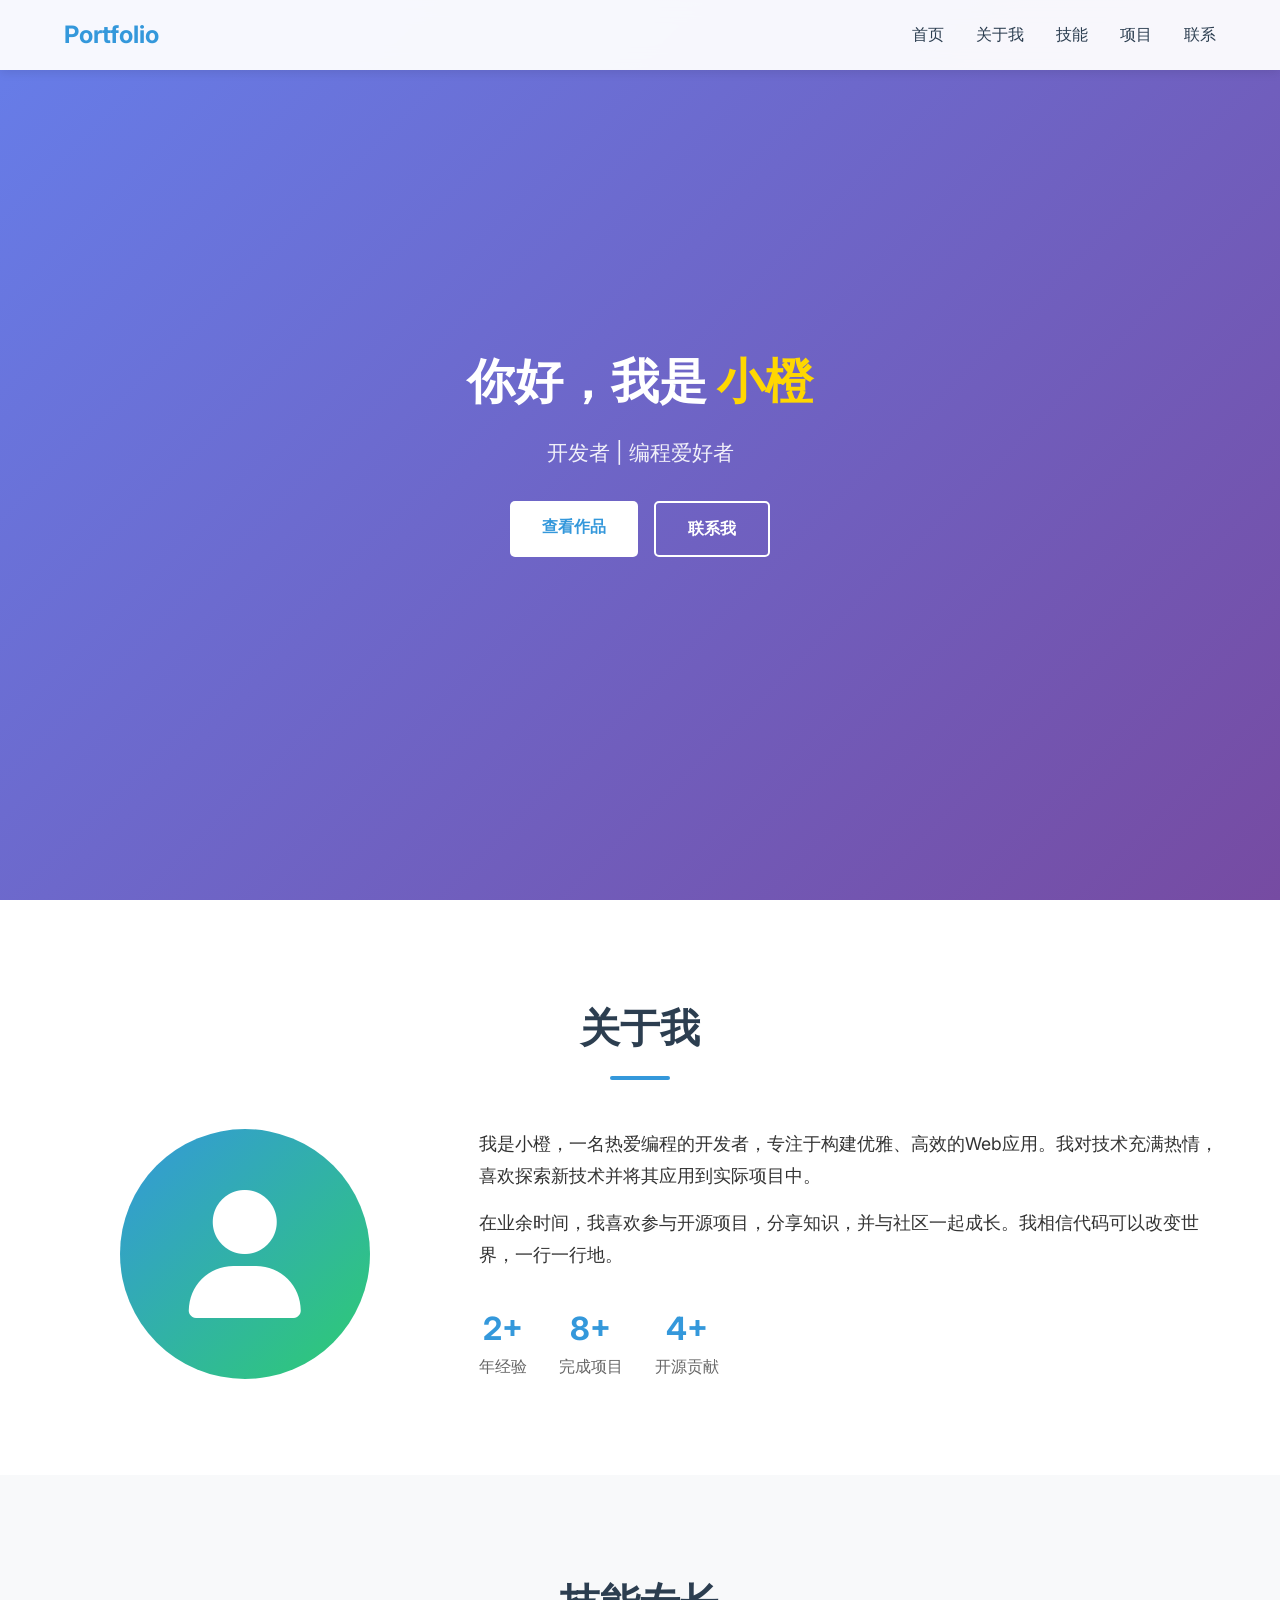
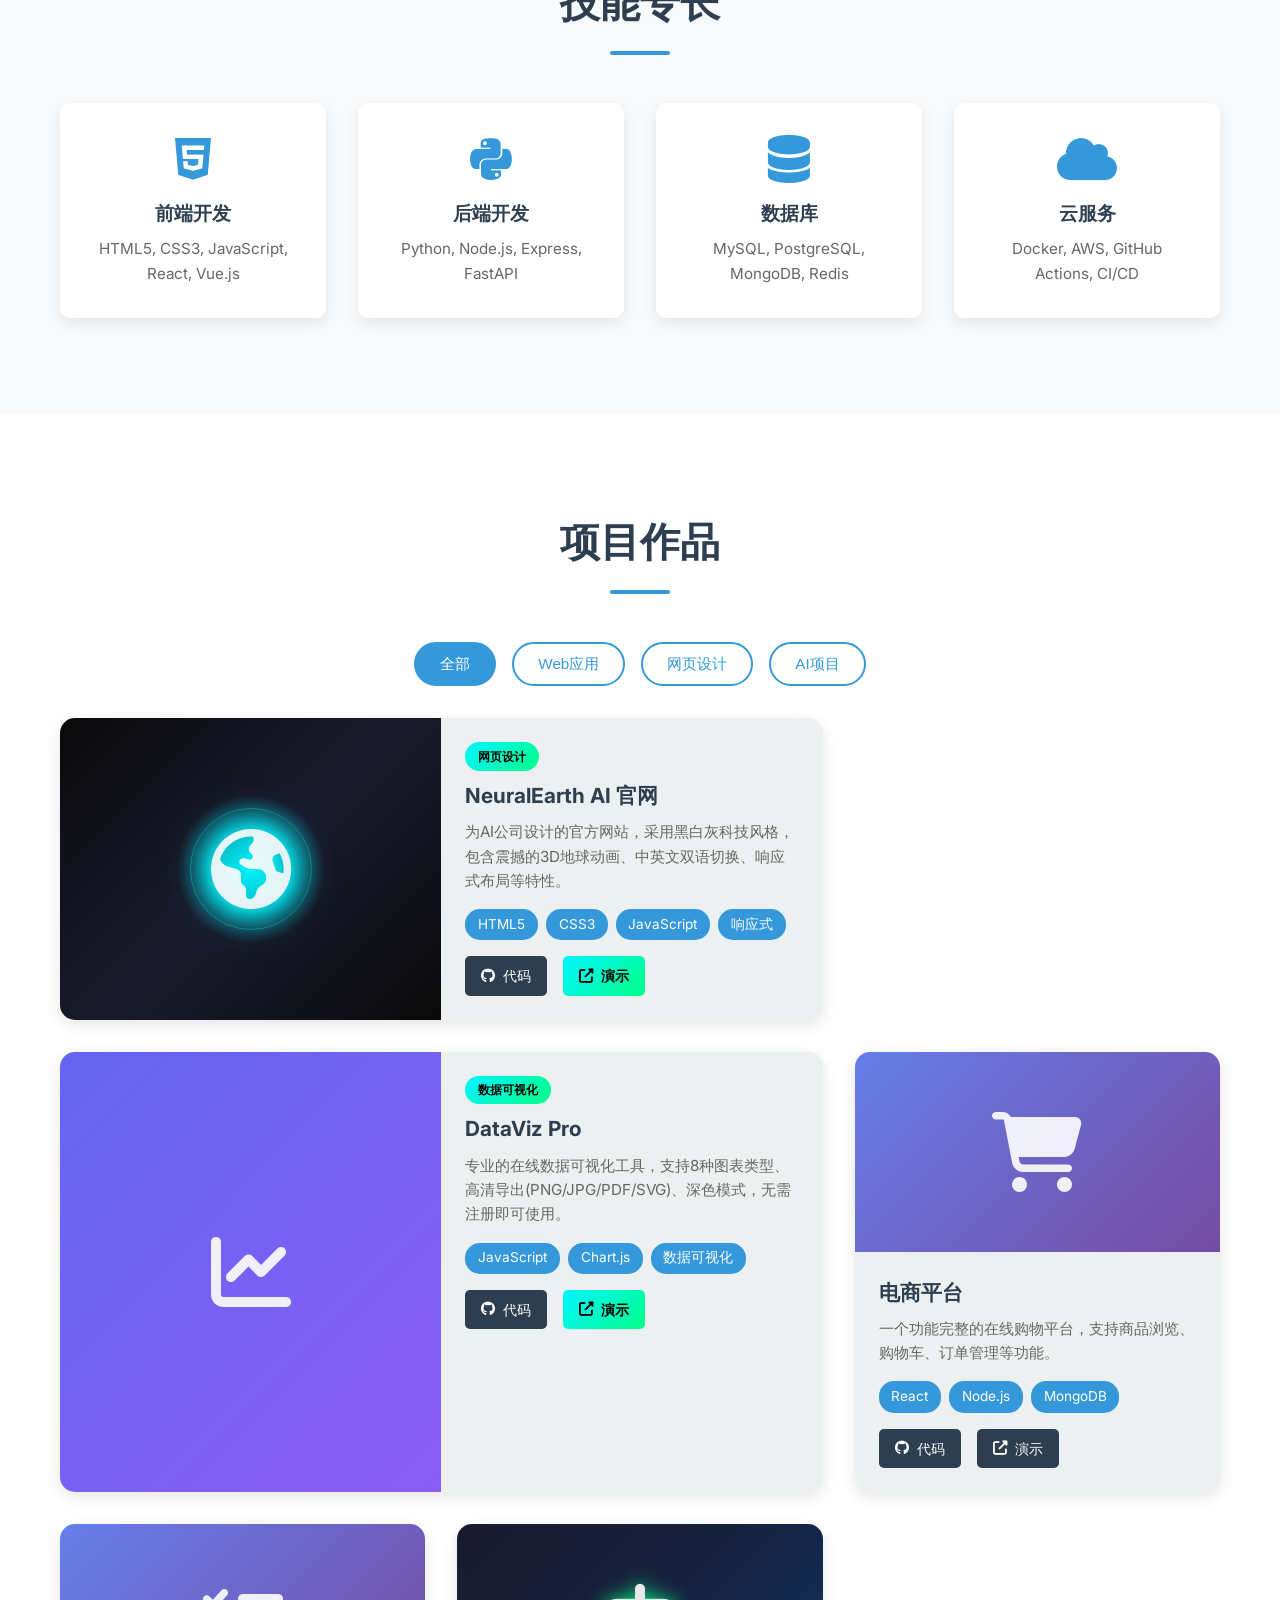
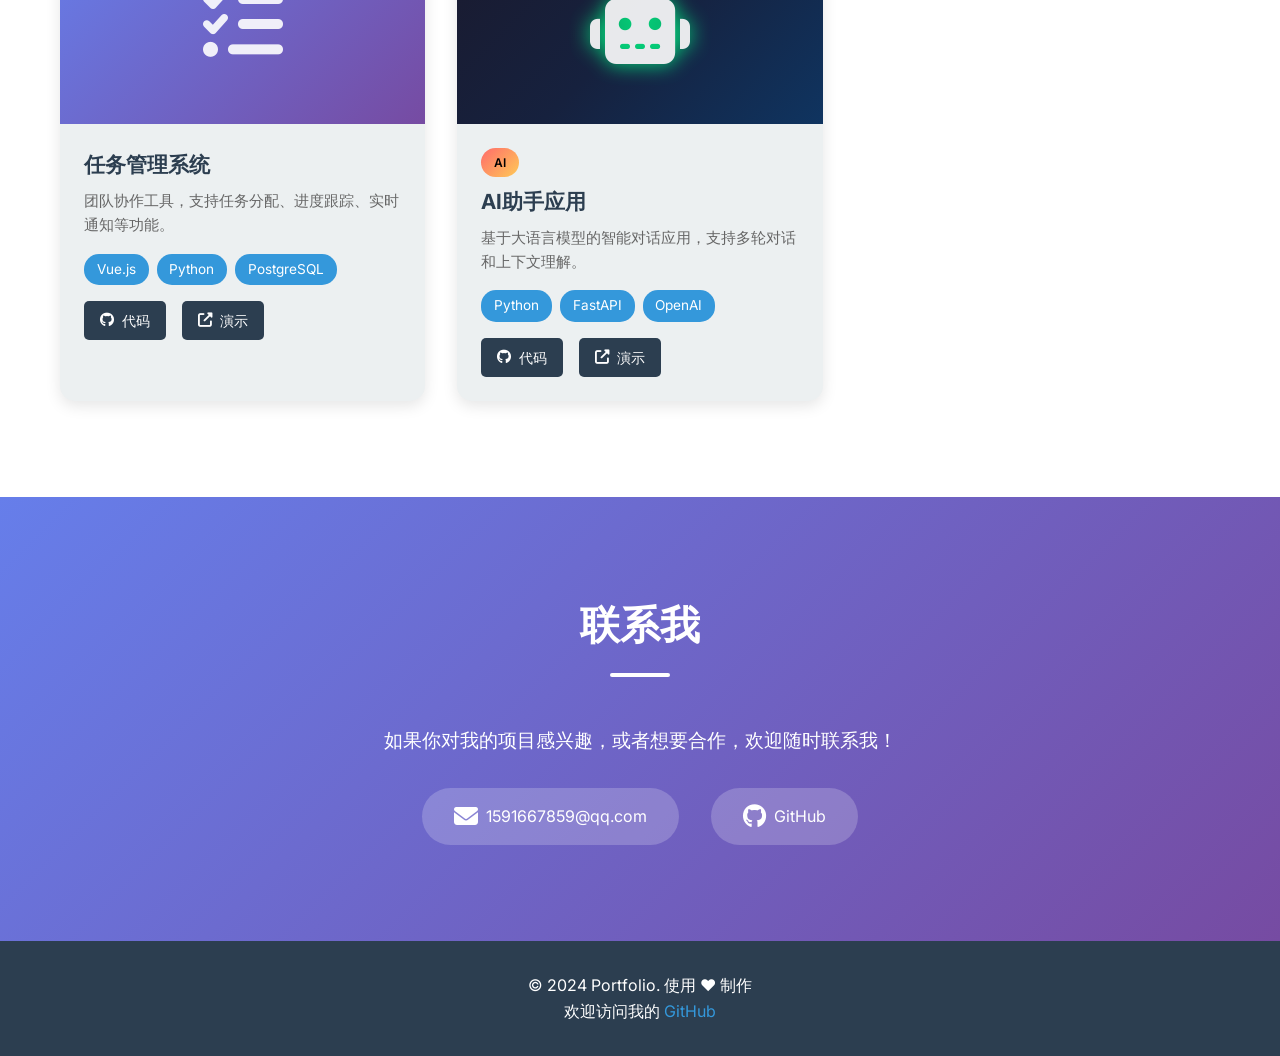
<file: index.html>
<!DOCTYPE html>
<html lang="zh-CN">
<head>
    <meta charset="UTF-8">
    <meta name="viewport" content="width=device-width, initial-scale=1.0">
    <title>我的作品集 | Portfolio</title>
    <link rel="stylesheet" href="style.css">
    <link rel="stylesheet" href="https://cdnjs.cloudflare.com/ajax/libs/font-awesome/6.4.0/css/all.min.css">
    <link href="https://fonts.googleapis.com/css2?family=Inter:wght@300;400;500;600;700;800&display=swap" rel="stylesheet">
</head>
<body>
    <!-- 导航栏 -->
    <nav class="navbar">
        <div class="nav-brand">Portfolio</div>
        <ul class="nav-links">
            <li><a href="#home">首页</a></li>
            <li><a href="#about">关于我</a></li>
            <li><a href="#skills">技能</a></li>
            <li><a href="#projects">项目</a></li>
            <li><a href="#contact">联系</a></li>
        </ul>
        <div class="hamburger">
            <span></span>
            <span></span>
            <span></span>
        </div>
    </nav>

    <!-- 首页区域 -->
    <section id="home" class="hero">
        <div class="hero-content">
            <h1>你好，我是 <span class="highlight">小橙</span></h1>
            <p class="subtitle">开发者 | 编程爱好者</p>
            <div class="hero-buttons">
                <a href="#projects" class="btn btn-primary">查看作品</a>
                <a href="#contact" class="btn btn-outline">联系我</a>
            </div>
        </div>
    </section>

    <!-- 关于我 -->
    <section id="about" class="about">
        <div class="container">
            <h2 class="section-title">关于我</h2>
            <div class="about-content">
                <div class="about-image">
                    <div class="avatar-placeholder">
                        <i class="fas fa-user"></i>
                    </div>
                </div>
                <div class="about-text">
                    <p>我是小橙，一名热爱编程的开发者，专注于构建优雅、高效的Web应用。我对技术充满热情，喜欢探索新技术并将其应用到实际项目中。</p>
                    <p>在业余时间，我喜欢参与开源项目，分享知识，并与社区一起成长。我相信代码可以改变世界，一行一行地。</p>
                    <div class="about-stats">
                        <div class="stat">
                            <span class="stat-number">3+</span>
                            <span class="stat-label">年经验</span>
                        </div>
                        <div class="stat">
                            <span class="stat-number">20+</span>
                            <span class="stat-label">完成项目</span>
                        </div>
                        <div class="stat">
                            <span class="stat-number">10+</span>
                            <span class="stat-label">开源贡献</span>
                        </div>
                    </div>
                </div>
            </div>
        </div>
    </section>

    <!-- 技能 -->
    <section id="skills" class="skills">
        <div class="container">
            <h2 class="section-title">技能专长</h2>
            <div class="skills-grid">
                <div class="skill-card">
                    <i class="fab fa-html5"></i>
                    <h3>前端开发</h3>
                    <p>HTML5, CSS3, JavaScript, React, Vue.js</p>
                </div>
                <div class="skill-card">
                    <i class="fab fa-python"></i>
                    <h3>后端开发</h3>
                    <p>Python, Node.js, Express, FastAPI</p>
                </div>
                <div class="skill-card">
                    <i class="fas fa-database"></i>
                    <h3>数据库</h3>
                    <p>MySQL, PostgreSQL, MongoDB, Redis</p>
                </div>
                <div class="skill-card">
                    <i class="fas fa-cloud"></i>
                    <h3>云服务</h3>
                    <p>Docker, AWS, GitHub Actions, CI/CD</p>
                </div>
            </div>
        </div>
    </section>

    <!-- 项目展示 -->
    <section id="projects" class="projects">
        <div class="container">
            <h2 class="section-title">项目作品</h2>
            
            <!-- 项目分类标签 -->
            <div class="project-categories">
                <button class="category-btn active" data-category="all">全部</button>
                <button class="category-btn" data-category="webapp">Web应用</button>
                <button class="category-btn" data-category="webdesign">网页设计</button>
                <button class="category-btn" data-category="ai">AI项目</button>
            </div>
            
            <div class="projects-grid">
                <!-- 网页设计作品 - AI公司官网 -->
                <div class="project-card webdesign featured" data-project="ai-website">
                    <div class="project-image webdesign-bg">
                        <div class="earth-mini"></div>
                        <i class="fas fa-globe-americas"></i>
                    </div>
                    <div class="project-content">
                        <div class="project-badge">网页设计</div>
                        <h3>NeuralEarth AI 官网</h3>
                        <p>为AI公司设计的官方网站，采用黑白灰科技风格，包含震撼的3D地球动画、中英文双语切换、响应式布局等特性。</p>
                        <div class="project-tags">
                            <span>HTML5</span>
                            <span>CSS3</span>
                            <span>JavaScript</span>
                            <span>响应式</span>
                        </div>
                        <div class="project-links">
                            <a href="https://github.com/1qgithub/portfolio/tree/main/projects/ai-website" class="btn-small" target="_blank"><i class="fab fa-github"></i> 代码</a>
                            <a href="#" class="btn-small btn-demo" onclick="openProjectDemo('ai-website'); return false;"><i class="fas fa-external-link-alt"></i> 演示</a>
                        </div>
                    </div>
                </div>

                <!-- 数据可视化工具项目卡片 -->
                <div class="project-card webdesign featured" data-project="data-visualizer">
                    <div class="project-image" style="background: linear-gradient(135deg, #6366f1, #8b5cf6);">
                        <i class="fas fa-chart-line"></i>
                    </div>
                    <div class="project-content">
                        <div class="project-badge">数据可视化</div>
                        <h3>DataViz Pro</h3>
                        <p>专业的在线数据可视化工具，支持8种图表类型、高清导出(PNG/JPG/PDF/SVG)、深色模式，无需注册即可使用。</p>
                        <div class="project-tags">
                            <span>JavaScript</span>
                            <span>Chart.js</span>
                            <span>数据可视化</span>
                        </div>
                        <div class="project-links">
                            <a href="https://github.com/1qgithub/portfolio/tree/main/projects/data-visualizer" class="btn-small" target="_blank"><i class="fab fa-github"></i> 代码</a>
                            <a href="#" class="btn-small btn-demo" onclick="openProjectDemo('data-visualizer'); return false;"><i class="fas fa-external-link-alt"></i> 演示</a>
                        </div>
                    </div>
                </div>

                <div class="project-card webapp">
                    <div class="project-image">
                        <i class="fas fa-shopping-cart"></i>
                    </div>
                    <div class="project-content">
                        <h3>电商平台</h3>
                        <p>一个功能完整的在线购物平台，支持商品浏览、购物车、订单管理等功能。</p>
                        <div class="project-tags">
                            <span>React</span>
                            <span>Node.js</span>
                            <span>MongoDB</span>
                        </div>
                        <div class="project-links">
                            <a href="#" class="btn-small"><i class="fab fa-github"></i> 代码</a>
                            <a href="#" class="btn-small"><i class="fas fa-external-link-alt"></i> 演示</a>
                        </div>
                    </div>
                </div>

                <div class="project-card webapp">
                    <div class="project-image">
                        <i class="fas fa-tasks"></i>
                    </div>
                    <div class="project-content">
                        <h3>任务管理系统</h3>
                        <p>团队协作工具，支持任务分配、进度跟踪、实时通知等功能。</p>
                        <div class="project-tags">
                            <span>Vue.js</span>
                            <span>Python</span>
                            <span>PostgreSQL</span>
                        </div>
                        <div class="project-links">
                            <a href="#" class="btn-small"><i class="fab fa-github"></i> 代码</a>
                            <a href="#" class="btn-small"><i class="fas fa-external-link-alt"></i> 演示</a>
                        </div>
                    </div>
                </div>

                <div class="project-card ai">
                    <div class="project-image ai-bg">
                        <i class="fas fa-robot"></i>
                    </div>
                    <div class="project-content">
                        <div class="project-badge ai">AI</div>
                        <h3>AI助手应用</h3>
                        <p>基于大语言模型的智能对话应用，支持多轮对话和上下文理解。</p>
                        <div class="project-tags">
                            <span>Python</span>
                            <span>FastAPI</span>
                            <span>OpenAI</span>
                        </div>
                        <div class="project-links">
                            <a href="#" class="btn-small"><i class="fab fa-github"></i> 代码</a>
                            <a href="#" class="btn-small"><i class="fas fa-external-link-alt"></i> 演示</a>
                        </div>
                    </div>
                </div>
            </div>
        </div>
    </section>

    <!-- 项目演示弹窗 -->
    <div id="demo-modal" class="demo-modal">
        <div class="demo-modal-content">
            <div class="demo-modal-header">
                <h3 id="demo-title">项目演示</h3>
                <button class="demo-close" onclick="closeProjectDemo()">
                    <i class="fas fa-times"></i>
                </button>
            </div>
            <div class="demo-modal-body">
                <iframe id="demo-iframe" src="" frameborder="0"></iframe>
            </div>
            <div class="demo-modal-footer">
                <a id="demo-fullscreen" href="#" target="_blank" class="btn-small">
                    <i class="fas fa-expand"></i> 全屏查看
                </a>
            </div>
        </div>
    </div>

    <!-- 联系方式 -->
    <section id="contact" class="contact">
        <div class="container">
            <h2 class="section-title">联系我</h2>
            <div class="contact-content">
                <p>如果你对我的项目感兴趣，或者想要合作，欢迎随时联系我！</p>
                <div class="contact-links">
                    <a href="mailto:1591667859@qq.com" class="contact-link">
                        <i class="fas fa-envelope"></i>
                        <span>1591667859@qq.com</span>
                    </a>
                    <a href="https://github.com/1qgithub" class="contact-link" target="_blank">
                        <i class="fab fa-github"></i>
                        <span>GitHub</span>
                    </a>
                </div>
            </div>
        </div>
    </section>

    <!-- 页脚 -->
    <footer class="footer">
        <div class="container">
            <p>&copy; 2024 Portfolio. 使用 ❤️ 制作</p>
            <p>欢迎访问我的 <a href="https://github.com/1qgithub" target="_blank">GitHub</a></p>
        </div>
    </footer>

    <script src="script.js"></script>
</body>
</html>
</file>
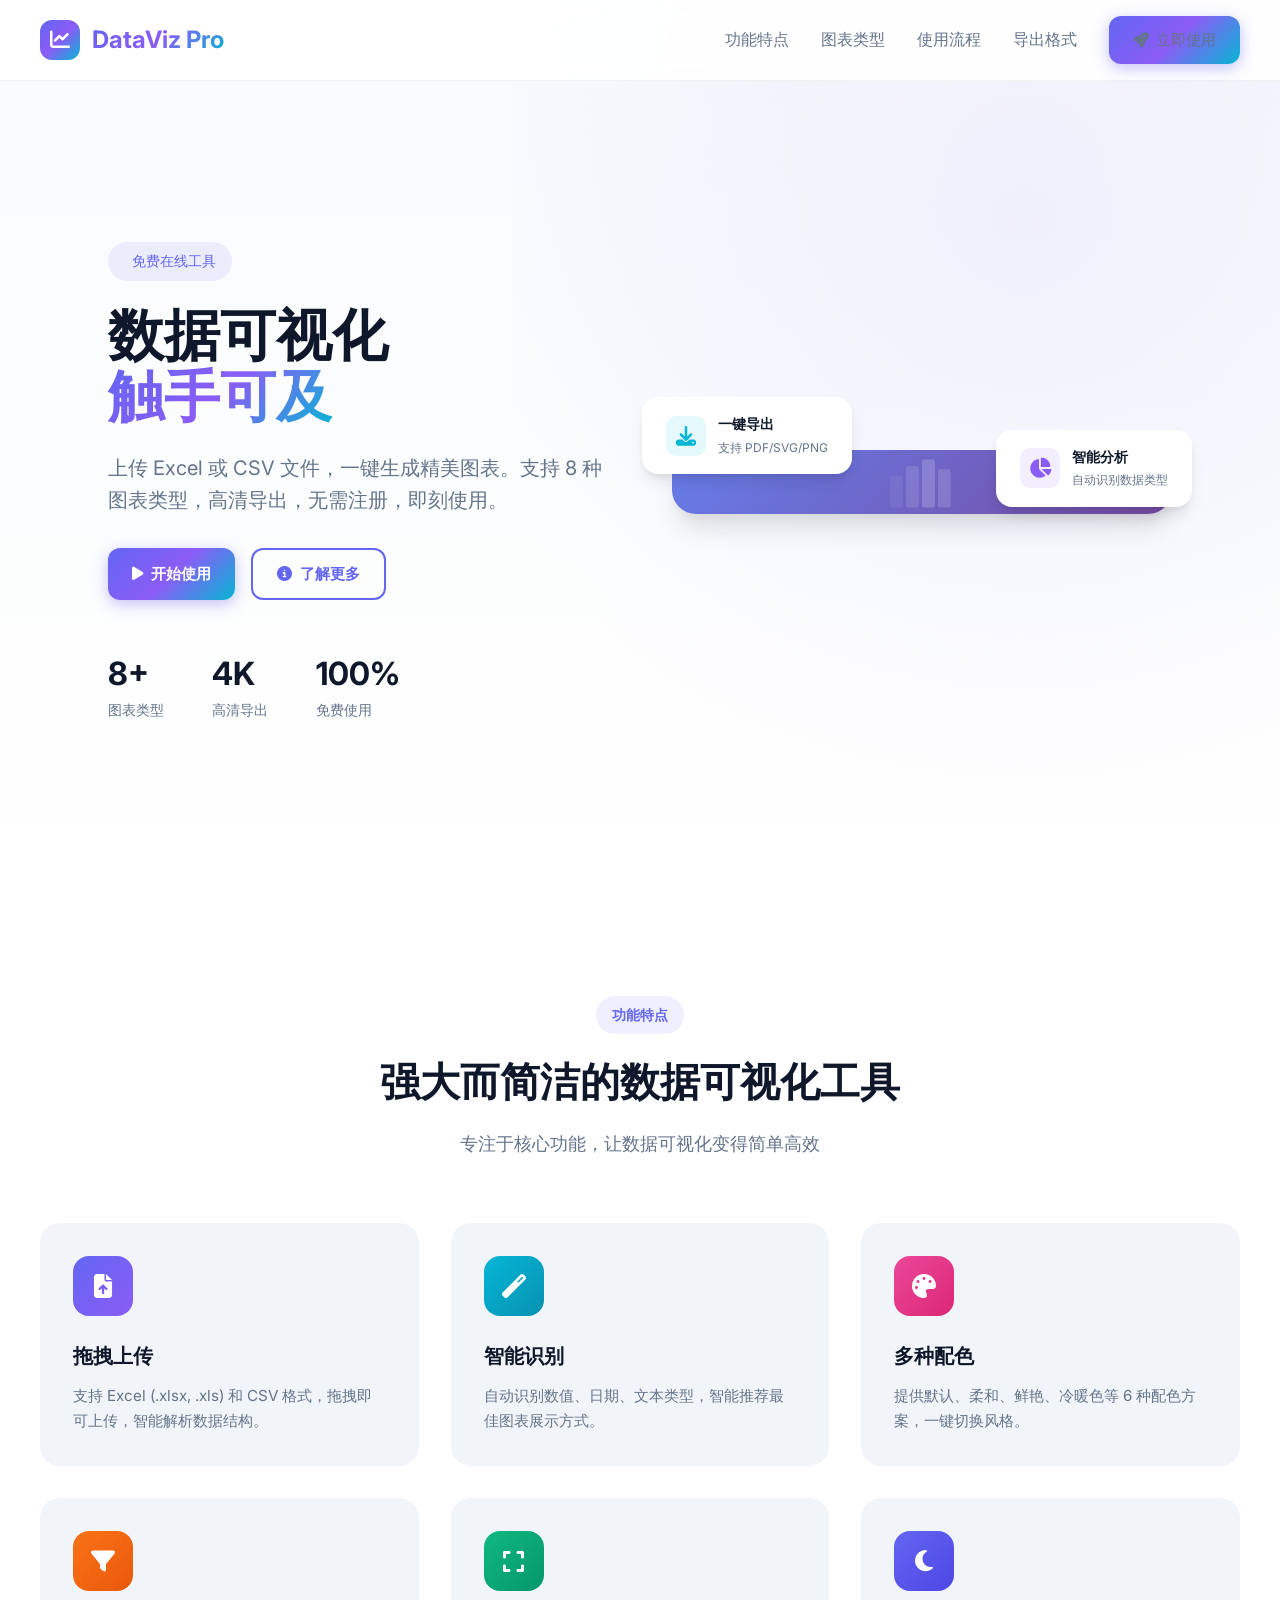
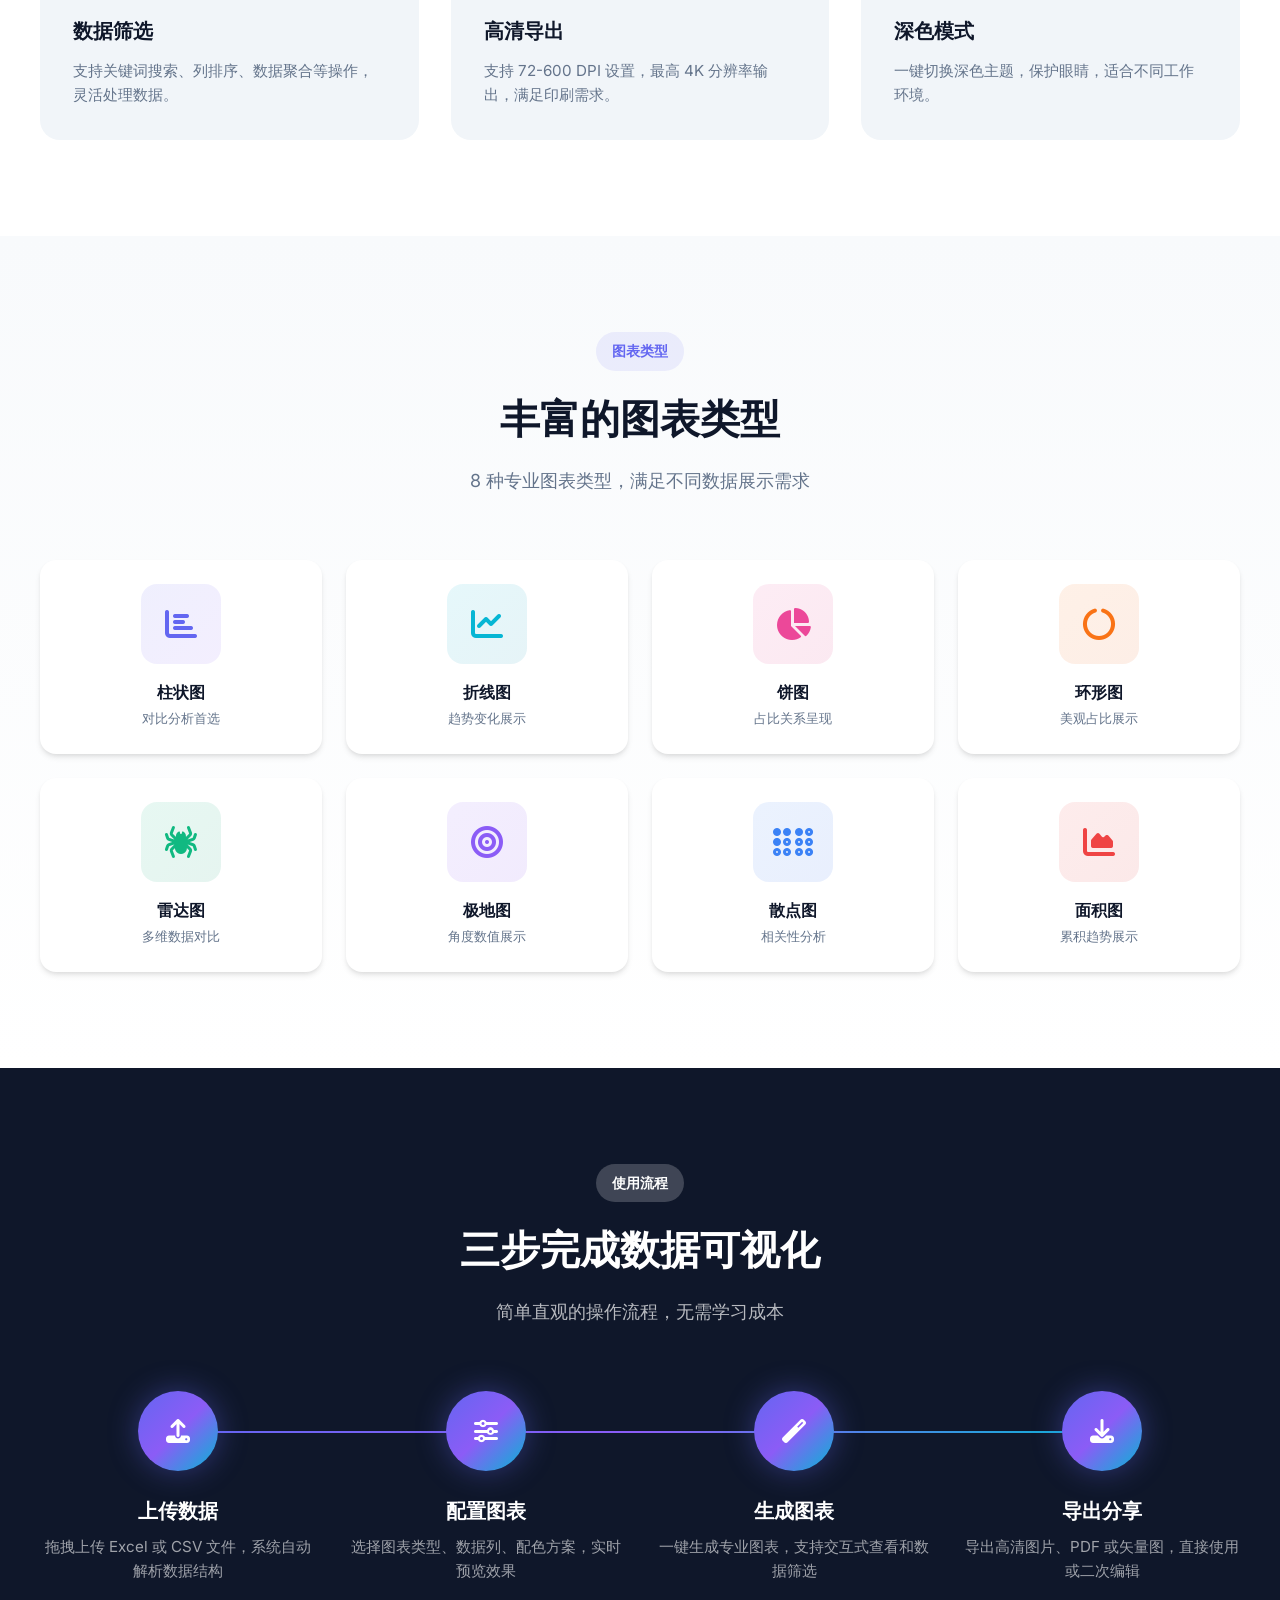
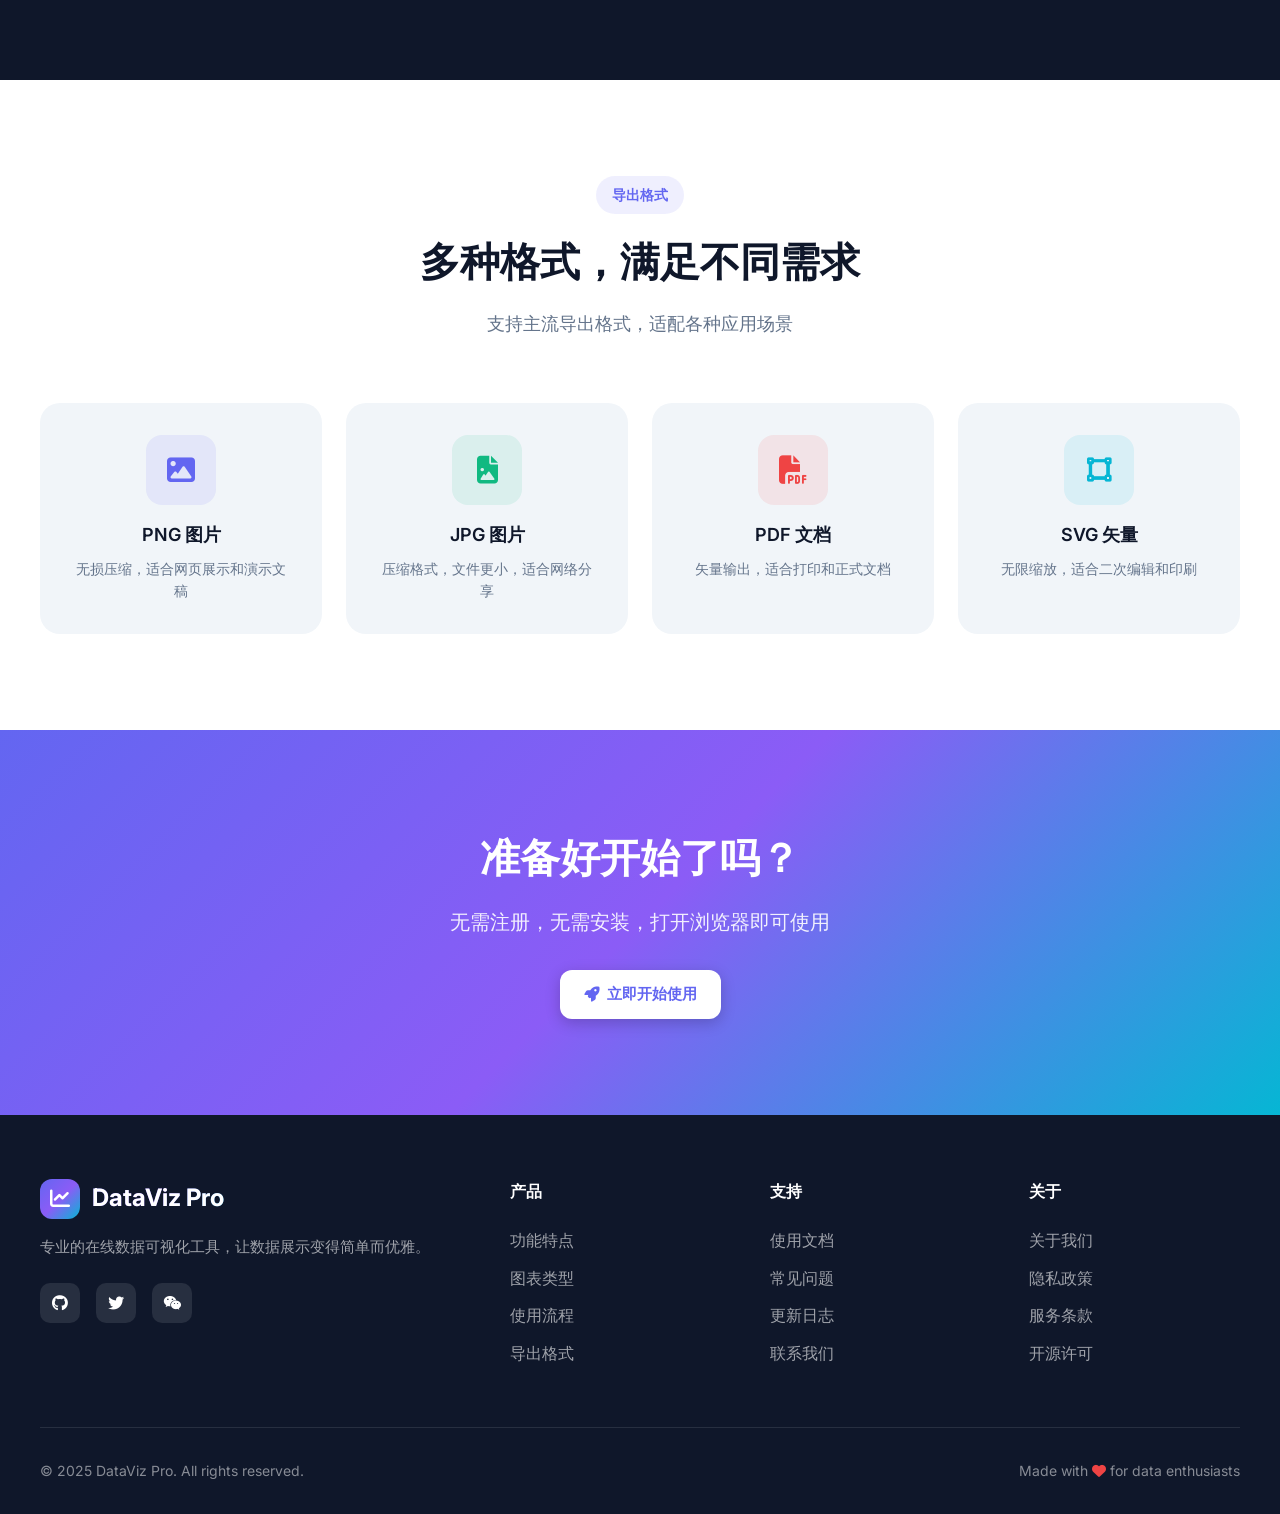
<file: projects/data-visualizer/index.html>
<!DOCTYPE html>
<html lang="zh-CN">
<head>
    <meta charset="UTF-8">
    <meta name="viewport" content="width=device-width, initial-scale=1.0">
    <title>DataViz Pro - 专业数据可视化工具</title>
    <link rel="stylesheet" href="https://cdn.bootcdn.net/ajax/libs/font-awesome/6.4.0/css/all.min.css">
    <link href="https://fonts.googleapis.com/css2?family=Inter:wght@300;400;500;600;700;800&display=swap" rel="stylesheet">
    <style>
        :root {
            --primary: #6366f1;
            --primary-dark: #4f46e5;
            --secondary: #8b5cf6;
            --accent: #06b6d4;
            --dark: #0f172a;
            --dark-light: #1e293b;
            --gray: #64748b;
            --light: #f1f5f9;
            --white: #ffffff;
            --gradient: linear-gradient(135deg, #6366f1 0%, #8b5cf6 50%, #06b6d4 100%);
            --shadow-sm: 0 1px 2px 0 rgba(0, 0, 0, 0.05);
            --shadow: 0 4px 6px -1px rgba(0, 0, 0, 0.1), 0 2px 4px -1px rgba(0, 0, 0, 0.06);
            --shadow-lg: 0 10px 15px -3px rgba(0, 0, 0, 0.1), 0 4px 6px -2px rgba(0, 0, 0, 0.05);
            --shadow-xl: 0 20px 25px -5px rgba(0, 0, 0, 0.1), 0 10px 10px -5px rgba(0, 0, 0, 0.04);
        }

        * {
            margin: 0;
            padding: 0;
            box-sizing: border-box;
        }

        body {
            font-family: 'Inter', -apple-system, BlinkMacSystemFont, sans-serif;
            background: var(--white);
            color: var(--dark);
            line-height: 1.6;
            overflow-x: hidden;
        }

        /* 导航栏 */
        .navbar {
            position: fixed;
            top: 0;
            left: 0;
            right: 0;
            z-index: 1000;
            padding: 1rem 2rem;
            background: rgba(255, 255, 255, 0.9);
            backdrop-filter: blur(10px);
            border-bottom: 1px solid rgba(0, 0, 0, 0.05);
            transition: all 0.3s ease;
        }

        .navbar.scrolled {
            padding: 0.75rem 2rem;
            box-shadow: var(--shadow);
        }

        .nav-container {
            max-width: 1200px;
            margin: 0 auto;
            display: flex;
            justify-content: space-between;
            align-items: center;
        }

        .logo {
            display: flex;
            align-items: center;
            gap: 0.75rem;
            text-decoration: none;
        }

        .logo-icon {
            width: 40px;
            height: 40px;
            background: var(--gradient);
            border-radius: 12px;
            display: flex;
            align-items: center;
            justify-content: center;
            color: white;
            font-size: 1.25rem;
        }

        .logo-text {
            font-size: 1.5rem;
            font-weight: 700;
            background: var(--gradient);
            -webkit-background-clip: text;
            -webkit-text-fill-color: transparent;
            background-clip: text;
        }

        .nav-links {
            display: flex;
            align-items: center;
            gap: 2rem;
        }

        .nav-links a {
            text-decoration: none;
            color: var(--gray);
            font-weight: 500;
            transition: color 0.3s;
        }

        .nav-links a:hover {
            color: var(--primary);
        }

        .btn {
            display: inline-flex;
            align-items: center;
            gap: 0.5rem;
            padding: 0.75rem 1.5rem;
            border-radius: 12px;
            font-weight: 600;
            font-size: 0.95rem;
            text-decoration: none;
            transition: all 0.3s ease;
            cursor: pointer;
            border: none;
        }

        .btn-primary {
            background: var(--gradient);
            color: white;
            box-shadow: 0 4px 15px rgba(99, 102, 241, 0.4);
        }

        .btn-primary:hover {
            transform: translateY(-2px);
            box-shadow: 0 6px 20px rgba(99, 102, 241, 0.5);
        }

        .btn-secondary {
            background: var(--light);
            color: var(--dark);
        }

        .btn-secondary:hover {
            background: var(--dark);
            color: white;
        }

        .btn-outline {
            background: transparent;
            color: var(--primary);
            border: 2px solid var(--primary);
        }

        .btn-outline:hover {
            background: var(--primary);
            color: white;
        }

        /* Hero 区域 */
        .hero {
            min-height: 100vh;
            display: flex;
            align-items: center;
            padding: 8rem 2rem 4rem;
            background: linear-gradient(180deg, #f8fafc 0%, #ffffff 100%);
            position: relative;
            overflow: hidden;
        }

        .hero::before {
            content: '';
            position: absolute;
            top: -50%;
            right: -20%;
            width: 80%;
            height: 150%;
            background: radial-gradient(circle, rgba(99, 102, 241, 0.08) 0%, transparent 70%);
            pointer-events: none;
        }

        .hero-container {
            max-width: 1200px;
            margin: 0 auto;
            display: grid;
            grid-template-columns: 1fr 1fr;
            gap: 4rem;
            align-items: center;
        }

        .hero-content {
            position: relative;
            z-index: 1;
        }

        .hero-badge {
            display: inline-flex;
            align-items: center;
            gap: 0.5rem;
            padding: 0.5rem 1rem;
            background: rgba(99, 102, 241, 0.1);
            border-radius: 50px;
            font-size: 0.875rem;
            font-weight: 500;
            color: var(--primary);
            margin-bottom: 1.5rem;
        }

        .hero-title {
            font-size: 3.5rem;
            font-weight: 800;
            line-height: 1.1;
            margin-bottom: 1.5rem;
        }

        .hero-title span {
            background: var(--gradient);
            -webkit-background-clip: text;
            -webkit-text-fill-color: transparent;
            background-clip: text;
        }

        .hero-desc {
            font-size: 1.25rem;
            color: var(--gray);
            margin-bottom: 2rem;
            max-width: 500px;
        }

        .hero-buttons {
            display: flex;
            gap: 1rem;
            margin-bottom: 3rem;
        }

        .hero-stats {
            display: flex;
            gap: 3rem;
        }

        .stat-item {
            text-align: left;
        }

        .stat-value {
            font-size: 2rem;
            font-weight: 700;
            color: var(--dark);
        }

        .stat-label {
            font-size: 0.875rem;
            color: var(--gray);
        }

        .hero-visual {
            position: relative;
        }

        .hero-image {
            width: 100%;
            border-radius: 24px;
            box-shadow: var(--shadow-xl);
            background: linear-gradient(135deg, #667eea 0%, #764ba2 100%);
            padding: 2rem;
            position: relative;
        }

        .hero-image::before {
            content: '';
            position: absolute;
            inset: 0;
            border-radius: 24px;
            background: url('data:image/svg+xml,<svg xmlns="http://www.w3.org/2000/svg" viewBox="0 0 100 100"><rect fill="%23ffffff10" x="0" y="40" width="20" height="50" rx="4"/><rect fill="%23ffffff20" x="25" y="25" width="20" height="65" rx="4"/><rect fill="%23ffffff30" x="50" y="15" width="20" height="75" rx="4"/><rect fill="%23ffffff25" x="75" y="30" width="20" height="60" rx="4"/></svg>');
            background-size: 100% 100%;
        }

        .floating-card {
            position: absolute;
            background: white;
            border-radius: 16px;
            padding: 1rem 1.5rem;
            box-shadow: var(--shadow-lg);
            display: flex;
            align-items: center;
            gap: 0.75rem;
        }

        .floating-card.card-1 {
            top: -20px;
            right: -20px;
        }

        .floating-card.card-2 {
            bottom: 40px;
            left: -30px;
        }

        .floating-icon {
            width: 40px;
            height: 40px;
            border-radius: 10px;
            display: flex;
            align-items: center;
            justify-content: center;
            font-size: 1.25rem;
        }

        .floating-icon.purple {
            background: rgba(139, 92, 246, 0.1);
            color: var(--secondary);
        }

        .floating-icon.blue {
            background: rgba(6, 182, 212, 0.1);
            color: var(--accent);
        }

        .floating-text {
            font-size: 0.875rem;
        }

        .floating-text strong {
            display: block;
            font-weight: 600;
        }

        .floating-text span {
            color: var(--gray);
            font-size: 0.75rem;
        }

        /* 功能特点 */
        .features {
            padding: 6rem 2rem;
            background: var(--white);
        }

        .container {
            max-width: 1200px;
            margin: 0 auto;
        }

        .section-header {
            text-align: center;
            margin-bottom: 4rem;
        }

        .section-badge {
            display: inline-block;
            padding: 0.5rem 1rem;
            background: rgba(99, 102, 241, 0.1);
            border-radius: 50px;
            font-size: 0.875rem;
            font-weight: 600;
            color: var(--primary);
            margin-bottom: 1rem;
        }

        .section-title {
            font-size: 2.5rem;
            font-weight: 700;
            margin-bottom: 1rem;
        }

        .section-desc {
            font-size: 1.125rem;
            color: var(--gray);
            max-width: 600px;
            margin: 0 auto;
        }

        .features-grid {
            display: grid;
            grid-template-columns: repeat(3, 1fr);
            gap: 2rem;
        }

        .feature-card {
            background: var(--light);
            border-radius: 20px;
            padding: 2rem;
            transition: all 0.3s ease;
            border: 1px solid transparent;
        }

        .feature-card:hover {
            background: var(--white);
            border-color: rgba(99, 102, 241, 0.2);
            transform: translateY(-5px);
            box-shadow: var(--shadow-lg);
        }

        .feature-icon {
            width: 60px;
            height: 60px;
            border-radius: 16px;
            display: flex;
            align-items: center;
            justify-content: center;
            font-size: 1.5rem;
            margin-bottom: 1.5rem;
        }

        .feature-icon.purple { background: linear-gradient(135deg, #6366f1, #8b5cf6); color: white; }
        .feature-icon.blue { background: linear-gradient(135deg, #06b6d4, #0891b2); color: white; }
        .feature-icon.pink { background: linear-gradient(135deg, #ec4899, #db2777); color: white; }
        .feature-icon.orange { background: linear-gradient(135deg, #f97316, #ea580c); color: white; }
        .feature-icon.green { background: linear-gradient(135deg, #10b981, #059669); color: white; }
        .feature-icon.indigo { background: linear-gradient(135deg, #6366f1, #4f46e5); color: white; }

        .feature-title {
            font-size: 1.25rem;
            font-weight: 600;
            margin-bottom: 0.75rem;
        }

        .feature-desc {
            color: var(--gray);
            font-size: 0.95rem;
        }

        /* 图表类型展示 */
        .chart-types {
            padding: 6rem 2rem;
            background: linear-gradient(180deg, #f8fafc 0%, #ffffff 100%);
        }

        .chart-showcase {
            display: grid;
            grid-template-columns: repeat(4, 1fr);
            gap: 1.5rem;
            margin-top: 3rem;
        }

        .chart-item {
            background: var(--white);
            border-radius: 16px;
            padding: 1.5rem;
            text-align: center;
            box-shadow: var(--shadow);
            transition: all 0.3s ease;
            cursor: pointer;
        }

        .chart-item:hover {
            transform: translateY(-5px);
            box-shadow: var(--shadow-lg);
        }

        .chart-icon {
            width: 80px;
            height: 80px;
            margin: 0 auto 1rem;
            border-radius: 16px;
            display: flex;
            align-items: center;
            justify-content: center;
            font-size: 2rem;
            background: var(--light);
        }

        .chart-item:nth-child(1) .chart-icon { background: linear-gradient(135deg, rgba(99, 102, 241, 0.1), rgba(139, 92, 246, 0.1)); color: var(--primary); }
        .chart-item:nth-child(2) .chart-icon { background: linear-gradient(135deg, rgba(6, 182, 212, 0.1), rgba(8, 145, 178, 0.1)); color: var(--accent); }
        .chart-item:nth-child(3) .chart-icon { background: linear-gradient(135deg, rgba(236, 72, 153, 0.1), rgba(219, 39, 119, 0.1)); color: #ec4899; }
        .chart-item:nth-child(4) .chart-icon { background: linear-gradient(135deg, rgba(249, 115, 22, 0.1), rgba(234, 88, 12, 0.1)); color: #f97316; }
        .chart-item:nth-child(5) .chart-icon { background: linear-gradient(135deg, rgba(16, 185, 129, 0.1), rgba(5, 150, 105, 0.1)); color: #10b981; }
        .chart-item:nth-child(6) .chart-icon { background: linear-gradient(135deg, rgba(139, 92, 246, 0.1), rgba(124, 58, 237, 0.1)); color: #8b5cf6; }
        .chart-item:nth-child(7) .chart-icon { background: linear-gradient(135deg, rgba(59, 130, 246, 0.1), rgba(37, 99, 235, 0.1)); color: #3b82f6; }
        .chart-item:nth-child(8) .chart-icon { background: linear-gradient(135deg, rgba(239, 68, 68, 0.1), rgba(220, 38, 38, 0.1)); color: #ef4444; }

        .chart-name {
            font-weight: 600;
            margin-bottom: 0.25rem;
        }

        .chart-desc {
            font-size: 0.8rem;
            color: var(--gray);
        }

        /* 使用流程 */
        .workflow {
            padding: 6rem 2rem;
            background: var(--dark);
            color: white;
        }

        .workflow .section-title {
            color: white;
        }

        .workflow .section-desc {
            color: rgba(255, 255, 255, 0.7);
        }

        .workflow-steps {
            display: grid;
            grid-template-columns: repeat(4, 1fr);
            gap: 2rem;
            margin-top: 3rem;
            position: relative;
        }

        .workflow-steps::before {
            content: '';
            position: absolute;
            top: 40px;
            left: 10%;
            right: 10%;
            height: 2px;
            background: linear-gradient(90deg, var(--primary), var(--secondary), var(--accent));
            z-index: 0;
        }

        .step {
            text-align: center;
            position: relative;
            z-index: 1;
        }

        .step-number {
            width: 80px;
            height: 80px;
            margin: 0 auto 1.5rem;
            background: var(--gradient);
            border-radius: 50%;
            display: flex;
            align-items: center;
            justify-content: center;
            font-size: 1.5rem;
            font-weight: 700;
            box-shadow: 0 0 30px rgba(99, 102, 241, 0.4);
        }

        .step-title {
            font-size: 1.25rem;
            font-weight: 600;
            margin-bottom: 0.5rem;
        }

        .step-desc {
            color: rgba(255, 255, 255, 0.6);
            font-size: 0.95rem;
        }

        /* 导出格式 */
        .exports {
            padding: 6rem 2rem;
            background: var(--white);
        }

        .export-grid {
            display: grid;
            grid-template-columns: repeat(4, 1fr);
            gap: 1.5rem;
            margin-top: 3rem;
        }

        .export-card {
            background: var(--light);
            border-radius: 20px;
            padding: 2rem;
            text-align: center;
            transition: all 0.3s ease;
        }

        .export-card:hover {
            transform: translateY(-5px);
            box-shadow: var(--shadow-lg);
        }

        .export-icon {
            width: 70px;
            height: 70px;
            margin: 0 auto 1rem;
            border-radius: 16px;
            display: flex;
            align-items: center;
            justify-content: center;
            font-size: 1.75rem;
        }

        .export-card:nth-child(1) .export-icon { background: rgba(99, 102, 241, 0.1); color: var(--primary); }
        .export-card:nth-child(2) .export-icon { background: rgba(16, 185, 129, 0.1); color: #10b981; }
        .export-card:nth-child(3) .export-icon { background: rgba(239, 68, 68, 0.1); color: #ef4444; }
        .export-card:nth-child(4) .export-icon { background: rgba(6, 182, 212, 0.1); color: var(--accent); }

        .export-name {
            font-size: 1.125rem;
            font-weight: 600;
            margin-bottom: 0.5rem;
        }

        .export-desc {
            color: var(--gray);
            font-size: 0.875rem;
        }

        /* CTA 区域 */
        .cta {
            padding: 6rem 2rem;
            background: var(--gradient);
            text-align: center;
            color: white;
        }

        .cta-title {
            font-size: 2.5rem;
            font-weight: 700;
            margin-bottom: 1rem;
        }

        .cta-desc {
            font-size: 1.25rem;
            opacity: 0.9;
            margin-bottom: 2rem;
            max-width: 600px;
            margin-left: auto;
            margin-right: auto;
        }

        .cta .btn-primary {
            background: white;
            color: var(--primary);
            box-shadow: 0 4px 15px rgba(0, 0, 0, 0.2);
        }

        .cta .btn-primary:hover {
            box-shadow: 0 6px 20px rgba(0, 0, 0, 0.3);
        }

        /* 页脚 */
        .footer {
            background: var(--dark);
            color: white;
            padding: 4rem 2rem 2rem;
        }

        .footer-content {
            max-width: 1200px;
            margin: 0 auto;
            display: grid;
            grid-template-columns: 2fr 1fr 1fr 1fr;
            gap: 3rem;
            margin-bottom: 3rem;
        }

        .footer-brand .logo {
            margin-bottom: 1rem;
        }

        .footer-brand .logo-text {
            color: white;
            -webkit-text-fill-color: white;
        }

        .footer-brand p {
            color: rgba(255, 255, 255, 0.6);
            font-size: 0.95rem;
            margin-bottom: 1.5rem;
        }

        .social-links {
            display: flex;
            gap: 1rem;
        }

        .social-links a {
            width: 40px;
            height: 40px;
            border-radius: 10px;
            background: rgba(255, 255, 255, 0.1);
            display: flex;
            align-items: center;
            justify-content: center;
            color: white;
            text-decoration: none;
            transition: all 0.3s;
        }

        .social-links a:hover {
            background: var(--primary);
        }

        .footer-title {
            font-weight: 600;
            margin-bottom: 1.5rem;
        }

        .footer-links {
            list-style: none;
        }

        .footer-links li {
            margin-bottom: 0.75rem;
        }

        .footer-links a {
            color: rgba(255, 255, 255, 0.6);
            text-decoration: none;
            transition: color 0.3s;
        }

        .footer-links a:hover {
            color: white;
        }

        .footer-bottom {
            max-width: 1200px;
            margin: 0 auto;
            padding-top: 2rem;
            border-top: 1px solid rgba(255, 255, 255, 0.1);
            display: flex;
            justify-content: space-between;
            align-items: center;
            color: rgba(255, 255, 255, 0.5);
            font-size: 0.875rem;
        }

        /* 响应式 */
        @media (max-width: 1024px) {
            .hero-container {
                grid-template-columns: 1fr;
                text-align: center;
            }

            .hero-content {
                order: 2;
            }

            .hero-visual {
                order: 1;
            }

            .hero-desc {
                margin: 0 auto 2rem;
            }

            .hero-buttons {
                justify-content: center;
            }

            .hero-stats {
                justify-content: center;
            }

            .features-grid {
                grid-template-columns: repeat(2, 1fr);
            }

            .chart-showcase {
                grid-template-columns: repeat(2, 1fr);
            }

            .workflow-steps {
                grid-template-columns: repeat(2, 1fr);
            }

            .workflow-steps::before {
                display: none;
            }

            .export-grid {
                grid-template-columns: repeat(2, 1fr);
            }

            .footer-content {
                grid-template-columns: 1fr 1fr;
            }
        }

        @media (max-width: 768px) {
            .nav-links {
                display: none;
            }

            .hero-title {
                font-size: 2.5rem;
            }

            .features-grid,
            .chart-showcase,
            .workflow-steps,
            .export-grid {
                grid-template-columns: 1fr;
            }

            .footer-content {
                grid-template-columns: 1fr;
            }

            .footer-bottom {
                flex-direction: column;
                gap: 1rem;
                text-align: center;
            }
        }

        /* 动画 */
        @keyframes float {
            0%, 100% { transform: translateY(0); }
            50% { transform: translateY(-10px); }
        }

        .floating-card {
            animation: float 3s ease-in-out infinite;
        }

        .floating-card.card-2 {
            animation-delay: 1.5s;
        }
    </style>
</head>
<body>
    <!-- 导航栏 -->
    <nav class="navbar" id="navbar">
        <div class="nav-container">
            <a href="#" class="logo">
                <div class="logo-icon">
                    <i class="fas fa-chart-line"></i>
                </div>
                <span class="logo-text">DataViz Pro</span>
            </a>
            <div class="nav-links">
                <a href="#features">功能特点</a>
                <a href="#charts">图表类型</a>
                <a href="#workflow">使用流程</a>
                <a href="#exports">导出格式</a>
                <a href="tool.html" class="btn btn-primary">
                    <i class="fas fa-rocket"></i> 立即使用
                </a>
            </div>
        </div>
    </nav>

    <!-- Hero 区域 -->
    <section class="hero">
        <div class="hero-container">
            <div class="hero-content">
                <div class="hero-badge">
                    <i class="fas fa-sparkles"></i>
                    免费在线工具
                </div>
                <h1 class="hero-title">
                    数据可视化<br><span>触手可及</span>
                </h1>
                <p class="hero-desc">
                    上传 Excel 或 CSV 文件，一键生成精美图表。支持 8 种图表类型，高清导出，无需注册，即刻使用。
                </p>
                <div class="hero-buttons">
                    <a href="tool.html" class="btn btn-primary">
                        <i class="fas fa-play"></i> 开始使用
                    </a>
                    <a href="#features" class="btn btn-outline">
                        <i class="fas fa-info-circle"></i> 了解更多
                    </a>
                </div>
                <div class="hero-stats">
                    <div class="stat-item">
                        <div class="stat-value">8+</div>
                        <div class="stat-label">图表类型</div>
                    </div>
                    <div class="stat-item">
                        <div class="stat-value">4K</div>
                        <div class="stat-label">高清导出</div>
                    </div>
                    <div class="stat-item">
                        <div class="stat-value">100%</div>
                        <div class="stat-label">免费使用</div>
                    </div>
                </div>
            </div>
            <div class="hero-visual">
                <div class="hero-image">
                    <div class="floating-card card-1">
                        <div class="floating-icon purple">
                            <i class="fas fa-chart-pie"></i>
                        </div>
                        <div class="floating-text">
                            <strong>智能分析</strong>
                            <span>自动识别数据类型</span>
                        </div>
                    </div>
                    <div class="floating-card card-2">
                        <div class="floating-icon blue">
                            <i class="fas fa-download"></i>
                        </div>
                        <div class="floating-text">
                            <strong>一键导出</strong>
                            <span>支持 PDF/SVG/PNG</span>
                        </div>
                    </div>
                </div>
            </div>
        </div>
    </section>

    <!-- 功能特点 -->
    <section class="features" id="features">
        <div class="container">
            <div class="section-header">
                <span class="section-badge">功能特点</span>
                <h2 class="section-title">强大而简洁的数据可视化工具</h2>
                <p class="section-desc">专注于核心功能，让数据可视化变得简单高效</p>
            </div>
            <div class="features-grid">
                <div class="feature-card">
                    <div class="feature-icon purple">
                        <i class="fas fa-file-upload"></i>
                    </div>
                    <h3 class="feature-title">拖拽上传</h3>
                    <p class="feature-desc">支持 Excel (.xlsx, .xls) 和 CSV 格式，拖拽即可上传，智能解析数据结构。</p>
                </div>
                <div class="feature-card">
                    <div class="feature-icon blue">
                        <i class="fas fa-magic"></i>
                    </div>
                    <h3 class="feature-title">智能识别</h3>
                    <p class="feature-desc">自动识别数值、日期、文本类型，智能推荐最佳图表展示方式。</p>
                </div>
                <div class="feature-card">
                    <div class="feature-icon pink">
                        <i class="fas fa-palette"></i>
                    </div>
                    <h3 class="feature-title">多种配色</h3>
                    <p class="feature-desc">提供默认、柔和、鲜艳、冷暖色等 6 种配色方案，一键切换风格。</p>
                </div>
                <div class="feature-card">
                    <div class="feature-icon orange">
                        <i class="fas fa-filter"></i>
                    </div>
                    <h3 class="feature-title">数据筛选</h3>
                    <p class="feature-desc">支持关键词搜索、列排序、数据聚合等操作，灵活处理数据。</p>
                </div>
                <div class="feature-card">
                    <div class="feature-icon green">
                        <i class="fas fa-expand"></i>
                    </div>
                    <h3 class="feature-title">高清导出</h3>
                    <p class="feature-desc">支持 72-600 DPI 设置，最高 4K 分辨率输出，满足印刷需求。</p>
                </div>
                <div class="feature-card">
                    <div class="feature-icon indigo">
                        <i class="fas fa-moon"></i>
                    </div>
                    <h3 class="feature-title">深色模式</h3>
                    <p class="feature-desc">一键切换深色主题，保护眼睛，适合不同工作环境。</p>
                </div>
            </div>
        </div>
    </section>

    <!-- 图表类型 -->
    <section class="chart-types" id="charts">
        <div class="container">
            <div class="section-header">
                <span class="section-badge">图表类型</span>
                <h2 class="section-title">丰富的图表类型</h2>
                <p class="section-desc">8 种专业图表类型，满足不同数据展示需求</p>
            </div>
            <div class="chart-showcase">
                <div class="chart-item">
                    <div class="chart-icon">
                        <i class="fas fa-chart-bar"></i>
                    </div>
                    <div class="chart-name">柱状图</div>
                    <div class="chart-desc">对比分析首选</div>
                </div>
                <div class="chart-item">
                    <div class="chart-icon">
                        <i class="fas fa-chart-line"></i>
                    </div>
                    <div class="chart-name">折线图</div>
                    <div class="chart-desc">趋势变化展示</div>
                </div>
                <div class="chart-item">
                    <div class="chart-icon">
                        <i class="fas fa-chart-pie"></i>
                    </div>
                    <div class="chart-name">饼图</div>
                    <div class="chart-desc">占比关系呈现</div>
                </div>
                <div class="chart-item">
                    <div class="chart-icon">
                        <i class="fas fa-circle-notch"></i>
                    </div>
                    <div class="chart-name">环形图</div>
                    <div class="chart-desc">美观占比展示</div>
                </div>
                <div class="chart-item">
                    <div class="chart-icon">
                        <i class="fas fa-spider"></i>
                    </div>
                    <div class="chart-name">雷达图</div>
                    <div class="chart-desc">多维数据对比</div>
                </div>
                <div class="chart-item">
                    <div class="chart-icon">
                        <i class="fas fa-bullseye"></i>
                    </div>
                    <div class="chart-name">极地图</div>
                    <div class="chart-desc">角度数值展示</div>
                </div>
                <div class="chart-item">
                    <div class="chart-icon">
                        <i class="fas fa-braille"></i>
                    </div>
                    <div class="chart-name">散点图</div>
                    <div class="chart-desc">相关性分析</div>
                </div>
                <div class="chart-item">
                    <div class="chart-icon">
                        <i class="fas fa-chart-area"></i>
                    </div>
                    <div class="chart-name">面积图</div>
                    <div class="chart-desc">累积趋势展示</div>
                </div>
            </div>
        </div>
    </section>

    <!-- 使用流程 -->
    <section class="workflow" id="workflow">
        <div class="container">
            <div class="section-header">
                <span class="section-badge" style="background: rgba(255,255,255,0.2); color: white;">使用流程</span>
                <h2 class="section-title">三步完成数据可视化</h2>
                <p class="section-desc">简单直观的操作流程，无需学习成本</p>
            </div>
            <div class="workflow-steps">
                <div class="step">
                    <div class="step-number">
                        <i class="fas fa-upload"></i>
                    </div>
                    <h3 class="step-title">上传数据</h3>
                    <p class="step-desc">拖拽上传 Excel 或 CSV 文件，系统自动解析数据结构</p>
                </div>
                <div class="step">
                    <div class="step-number">
                        <i class="fas fa-sliders-h"></i>
                    </div>
                    <h3 class="step-title">配置图表</h3>
                    <p class="step-desc">选择图表类型、数据列、配色方案，实时预览效果</p>
                </div>
                <div class="step">
                    <div class="step-number">
                        <i class="fas fa-magic"></i>
                    </div>
                    <h3 class="step-title">生成图表</h3>
                    <p class="step-desc">一键生成专业图表，支持交互式查看和数据筛选</p>
                </div>
                <div class="step">
                    <div class="step-number">
                        <i class="fas fa-download"></i>
                    </div>
                    <h3 class="step-title">导出分享</h3>
                    <p class="step-desc">导出高清图片、PDF 或矢量图，直接使用或二次编辑</p>
                </div>
            </div>
        </div>
    </section>

    <!-- 导出格式 -->
    <section class="exports" id="exports">
        <div class="container">
            <div class="section-header">
                <span class="section-badge">导出格式</span>
                <h2 class="section-title">多种格式，满足不同需求</h2>
                <p class="section-desc">支持主流导出格式，适配各种应用场景</p>
            </div>
            <div class="export-grid">
                <div class="export-card">
                    <div class="export-icon">
                        <i class="fas fa-image"></i>
                    </div>
                    <h3 class="export-name">PNG 图片</h3>
                    <p class="export-desc">无损压缩，适合网页展示和演示文稿</p>
                </div>
                <div class="export-card">
                    <div class="export-icon">
                        <i class="fas fa-file-image"></i>
                    </div>
                    <h3 class="export-name">JPG 图片</h3>
                    <p class="export-desc">压缩格式，文件更小，适合网络分享</p>
                </div>
                <div class="export-card">
                    <div class="export-icon">
                        <i class="fas fa-file-pdf"></i>
                    </div>
                    <h3 class="export-name">PDF 文档</h3>
                    <p class="export-desc">矢量输出，适合打印和正式文档</p>
                </div>
                <div class="export-card">
                    <div class="export-icon">
                        <i class="fas fa-vector-square"></i>
                    </div>
                    <h3 class="export-name">SVG 矢量</h3>
                    <p class="export-desc">无限缩放，适合二次编辑和印刷</p>
                </div>
            </div>
        </div>
    </section>

    <!-- CTA -->
    <section class="cta">
        <div class="container">
            <h2 class="cta-title">准备好开始了吗？</h2>
            <p class="cta-desc">无需注册，无需安装，打开浏览器即可使用</p>
            <a href="tool.html" class="btn btn-primary btn-lg">
                <i class="fas fa-rocket"></i> 立即开始使用
            </a>
        </div>
    </section>

    <!-- 页脚 -->
    <footer class="footer">
        <div class="footer-content">
            <div class="footer-brand">
                <a href="#" class="logo">
                    <div class="logo-icon">
                        <i class="fas fa-chart-line"></i>
                    </div>
                    <span class="logo-text">DataViz Pro</span>
                </a>
                <p>专业的在线数据可视化工具，让数据展示变得简单而优雅。</p>
                <div class="social-links">
                    <a href="#"><i class="fab fa-github"></i></a>
                    <a href="#"><i class="fab fa-twitter"></i></a>
                    <a href="#"><i class="fab fa-weixin"></i></a>
                </div>
            </div>
            <div>
                <h4 class="footer-title">产品</h4>
                <ul class="footer-links">
                    <li><a href="#features">功能特点</a></li>
                    <li><a href="#charts">图表类型</a></li>
                    <li><a href="#workflow">使用流程</a></li>
                    <li><a href="#exports">导出格式</a></li>
                </ul>
            </div>
            <div>
                <h4 class="footer-title">支持</h4>
                <ul class="footer-links">
                    <li><a href="#">使用文档</a></li>
                    <li><a href="#">常见问题</a></li>
                    <li><a href="#">更新日志</a></li>
                    <li><a href="#">联系我们</a></li>
                </ul>
            </div>
            <div>
                <h4 class="footer-title">关于</h4>
                <ul class="footer-links">
                    <li><a href="#">关于我们</a></li>
                    <li><a href="#">隐私政策</a></li>
                    <li><a href="#">服务条款</a></li>
                    <li><a href="#">开源许可</a></li>
                </ul>
            </div>
        </div>
        <div class="footer-bottom">
            <p>© 2025 DataViz Pro. All rights reserved.</p>
            <p>Made with <i class="fas fa-heart" style="color: #ef4444;"></i> for data enthusiasts</p>
        </div>
    </footer>

    <script>
        // 导航栏滚动效果
        window.addEventListener('scroll', () => {
            const navbar = document.getElementById('navbar');
            if (window.scrollY > 50) {
                navbar.classList.add('scrolled');
            } else {
                navbar.classList.remove('scrolled');
            }
        });

        // 平滑滚动
        document.querySelectorAll('a[href^="#"]').forEach(anchor => {
            anchor.addEventListener('click', function (e) {
                e.preventDefault();
                const target = document.querySelector(this.getAttribute('href'));
                if (target) {
                    target.scrollIntoView({
                        behavior: 'smooth',
                        block: 'start'
                    });
                }
            });
        });
    </script>
</body>
</html>
</file>
<file: style.css>
/* 全局样式 */
* {
    margin: 0;
    padding: 0;
    box-sizing: border-box;
}

:root {
    --primary-color: #3498db;
    --secondary-color: #2ecc71;
    --dark-color: #2c3e50;
    --light-color: #ecf0f1;
    --text-color: #333;
    --background-color: #f8f9fa;
    --accent-cyan: #00f5ff;
    --accent-green: #00ff88;
}

body {
    font-family: 'Inter', 'Segoe UI', Tahoma, Geneva, Verdana, sans-serif;
    line-height: 1.6;
    color: var(--text-color);
    background-color: var(--background-color);
}

/* 导航栏 */
.navbar {
    position: fixed;
    top: 0;
    width: 100%;
    background: rgba(255, 255, 255, 0.95);
    backdrop-filter: blur(10px);
    box-shadow: 0 2px 10px rgba(0, 0, 0, 0.1);
    z-index: 1000;
    display: flex;
    justify-content: space-between;
    align-items: center;
    padding: 1rem 5%;
}

.nav-brand {
    font-size: 1.5rem;
    font-weight: bold;
    color: var(--primary-color);
}

.nav-links {
    display: flex;
    list-style: none;
    gap: 2rem;
}

.nav-links a {
    text-decoration: none;
    color: var(--dark-color);
    font-weight: 500;
    transition: color 0.3s;
}

.nav-links a:hover {
    color: var(--primary-color);
}

.hamburger {
    display: none;
    flex-direction: column;
    gap: 5px;
    cursor: pointer;
}

.hamburger span {
    width: 25px;
    height: 2px;
    background: var(--dark-color);
    transition: all 0.3s;
}

/* Hero区域 */
.hero {
    height: 100vh;
    display: flex;
    align-items: center;
    justify-content: center;
    text-align: center;
    background: linear-gradient(135deg, #667eea 0%, #764ba2 100%);
    color: white;
    padding: 0 20px;
}

.hero-content h1 {
    font-size: 3rem;
    margin-bottom: 1rem;
    animation: fadeInUp 1s;
}

.highlight {
    color: #ffd700;
}

.subtitle {
    font-size: 1.3rem;
    margin-bottom: 2rem;
    opacity: 0.9;
}

.hero-buttons {
    display: flex;
    gap: 1rem;
    justify-content: center;
}

.btn {
    padding: 0.8rem 2rem;
    border-radius: 5px;
    text-decoration: none;
    font-weight: 600;
    transition: all 0.3s;
}

.btn-primary {
    background: white;
    color: var(--primary-color);
}

.btn-primary:hover {
    transform: translateY(-3px);
    box-shadow: 0 5px 20px rgba(0, 0, 0, 0.2);
}

.btn-outline {
    border: 2px solid white;
    color: white;
}

.btn-outline:hover {
    background: white;
    color: var(--primary-color);
}

/* 容器 */
.container {
    max-width: 1200px;
    margin: 0 auto;
    padding: 0 20px;
}

/* 章节标题 */
.section-title {
    font-size: 2.5rem;
    text-align: center;
    margin-bottom: 3rem;
    color: var(--dark-color);
    position: relative;
}

.section-title::after {
    content: '';
    display: block;
    width: 60px;
    height: 4px;
    background: var(--primary-color);
    margin: 1rem auto 0;
    border-radius: 2px;
}

/* 关于我 */
.about {
    padding: 6rem 0;
    background: white;
}

.about-content {
    display: grid;
    grid-template-columns: 1fr 2fr;
    gap: 3rem;
    align-items: center;
}

.avatar-placeholder {
    width: 250px;
    height: 250px;
    background: linear-gradient(135deg, var(--primary-color), var(--secondary-color));
    border-radius: 50%;
    display: flex;
    align-items: center;
    justify-content: center;
    margin: 0 auto;
}

.avatar-placeholder i {
    font-size: 8rem;
    color: white;
}

.about-text p {
    margin-bottom: 1rem;
    font-size: 1.1rem;
    line-height: 1.8;
}

.about-stats {
    display: flex;
    gap: 2rem;
    margin-top: 2rem;
}

.stat {
    text-align: center;
}

.stat-number {
    display: block;
    font-size: 2rem;
    font-weight: bold;
    color: var(--primary-color);
}

.stat-label {
    color: #666;
}

/* 技能 */
.skills {
    padding: 6rem 0;
    background: var(--background-color);
}

.skills-grid {
    display: grid;
    grid-template-columns: repeat(auto-fit, minmax(250px, 1fr));
    gap: 2rem;
}

.skill-card {
    background: white;
    padding: 2rem;
    border-radius: 10px;
    text-align: center;
    box-shadow: 0 5px 15px rgba(0, 0, 0, 0.08);
    transition: transform 0.3s;
}

.skill-card:hover {
    transform: translateY(-10px);
}

.skill-card i {
    font-size: 3rem;
    color: var(--primary-color);
    margin-bottom: 1rem;
}

.skill-card h3 {
    margin-bottom: 0.5rem;
    color: var(--dark-color);
}

.skill-card p {
    color: #666;
    font-size: 0.95rem;
}

/* 项目分类 */
.project-categories {
    display: flex;
    justify-content: center;
    gap: 1rem;
    margin-bottom: 2rem;
    flex-wrap: wrap;
}

.category-btn {
    padding: 0.6rem 1.5rem;
    border: 2px solid var(--primary-color);
    background: transparent;
    color: var(--primary-color);
    border-radius: 25px;
    cursor: pointer;
    font-size: 0.95rem;
    font-weight: 500;
    transition: all 0.3s;
}

.category-btn:hover,
.category-btn.active {
    background: var(--primary-color);
    color: white;
}

/* 项目 */
.projects {
    padding: 6rem 0;
    background: white;
}

.projects-grid {
    display: grid;
    grid-template-columns: repeat(auto-fit, minmax(320px, 1fr));
    gap: 2rem;
}

.project-card {
    background: var(--light-color);
    border-radius: 15px;
    overflow: hidden;
    box-shadow: 0 5px 15px rgba(0, 0, 0, 0.1);
    transition: all 0.3s;
}

.project-card:hover {
    transform: translateY(-10px);
    box-shadow: 0 15px 35px rgba(0, 0, 0, 0.15);
}

.project-card.hidden {
    display: none;
}

/* 特色项目卡片 */
.project-card.featured {
    grid-column: span 2;
    display: grid;
    grid-template-columns: 1fr 1fr;
}

.project-card.featured .project-image {
    height: 100%;
    min-height: 300px;
}

/* 网页设计背景 */
.webdesign-bg {
    background: linear-gradient(135deg, #0a0a0a 0%, #1a1a2e 50%, #0a0a0a 100%) !important;
    position: relative;
    overflow: hidden;
}

.webdesign-bg::before {
    content: '';
    position: absolute;
    width: 150px;
    height: 150px;
    background: radial-gradient(circle, var(--accent-cyan) 0%, transparent 70%);
    top: 50%;
    left: 50%;
    transform: translate(-50%, -50%);
    animation: earth-pulse 3s ease-in-out infinite;
}

.webdesign-bg .earth-mini {
    position: absolute;
    width: 80px;
    height: 80px;
    background: radial-gradient(circle at 30% 30%, 
        rgba(0, 245, 255, 0.3) 0%, 
        rgba(0, 245, 255, 0.1) 30%, 
        transparent 60%);
    border-radius: 50%;
    top: 50%;
    left: 50%;
    transform: translate(-50%, -50%);
    box-shadow: 
        0 0 30px var(--accent-cyan),
        0 0 60px rgba(0, 245, 255, 0.3);
    animation: earth-rotate 20s linear infinite;
}

.webdesign-bg::after {
    content: '';
    position: absolute;
    width: 120px;
    height: 120px;
    border: 1px solid rgba(0, 245, 255, 0.3);
    border-radius: 50%;
    top: 50%;
    left: 50%;
    transform: translate(-50%, -50%);
    animation: ring-rotate 10s linear infinite;
}

@keyframes earth-pulse {
    0%, 100% { opacity: 0.8; transform: translate(-50%, -50%) scale(1); }
    50% { opacity: 1; transform: translate(-50%, -50%) scale(1.1); }
}

@keyframes earth-rotate {
    0% { transform: translate(-50%, -50%) rotate(0deg); }
    100% { transform: translate(-50%, -50%) rotate(360deg); }
}

@keyframes ring-rotate {
    0% { transform: translate(-50%, -50%) rotate(0deg); }
    100% { transform: translate(-50%, -50%) rotate(-360deg); }
}

.webdesign-bg i {
    position: relative;
    z-index: 2;
    font-size: 4rem;
    color: var(--accent-cyan);
    text-shadow: 0 0 20px var(--accent-cyan);
}

/* AI项目背景 */
.ai-bg {
    background: linear-gradient(135deg, #1a1a2e 0%, #16213e 50%, #0f3460 100%) !important;
}

.ai-bg i {
    color: var(--accent-green);
    text-shadow: 0 0 20px var(--accent-green);
}

/* 项目徽章 */
.project-badge {
    display: inline-block;
    padding: 0.3rem 0.8rem;
    background: linear-gradient(135deg, var(--accent-cyan) 0%, var(--accent-green) 100%);
    color: #000;
    font-size: 0.75rem;
    font-weight: 600;
    border-radius: 20px;
    margin-bottom: 0.5rem;
    text-transform: uppercase;
}

.project-badge.ai {
    background: linear-gradient(135deg, #ff6b6b 0%, #feca57 100%);
}

.project-image {
    height: 200px;
    background: linear-gradient(135deg, #667eea 0%, #764ba2 100%);
    display: flex;
    align-items: center;
    justify-content: center;
}

.project-image i {
    font-size: 5rem;
    color: white;
    opacity: 0.9;
}

.project-content {
    padding: 1.5rem;
}

.project-content h3 {
    margin-bottom: 0.5rem;
    color: var(--dark-color);
    font-size: 1.3rem;
}

.project-content p {
    color: #666;
    margin-bottom: 1rem;
    font-size: 0.95rem;
    line-height: 1.6;
}

.project-tags {
    display: flex;
    flex-wrap: wrap;
    gap: 0.5rem;
    margin-bottom: 1rem;
}

.project-tags span {
    background: var(--primary-color);
    color: white;
    padding: 0.3rem 0.8rem;
    border-radius: 15px;
    font-size: 0.85rem;
}

.project-links {
    display: flex;
    gap: 1rem;
}

.btn-small {
    padding: 0.5rem 1rem;
    background: var(--dark-color);
    color: white;
    text-decoration: none;
    border-radius: 5px;
    font-size: 0.9rem;
    transition: background 0.3s;
    display: inline-flex;
    align-items: center;
    gap: 0.5rem;
}

.btn-small:hover {
    background: var(--primary-color);
}

.btn-demo {
    background: linear-gradient(135deg, var(--accent-cyan) 0%, var(--accent-green) 100%);
    color: #000;
    font-weight: 600;
}

.btn-demo:hover {
    transform: translateY(-2px);
    box-shadow: 0 5px 20px rgba(0, 245, 255, 0.3);
}

/* 项目演示弹窗 */
.demo-modal {
    display: none;
    position: fixed;
    top: 0;
    left: 0;
    width: 100%;
    height: 100%;
    background: rgba(0, 0, 0, 0.9);
    z-index: 2000;
    justify-content: center;
    align-items: center;
    padding: 20px;
}

.demo-modal.active {
    display: flex;
}

.demo-modal-content {
    background: #1a1a1a;
    border-radius: 15px;
    width: 100%;
    max-width: 1400px;
    height: 90vh;
    display: flex;
    flex-direction: column;
    box-shadow: 0 20px 60px rgba(0, 0, 0, 0.5);
    border: 1px solid rgba(0, 245, 255, 0.2);
}

.demo-modal-header {
    display: flex;
    justify-content: space-between;
    align-items: center;
    padding: 1rem 1.5rem;
    background: #0a0a0a;
    border-bottom: 1px solid rgba(255, 255, 255, 0.1);
    border-radius: 15px 15px 0 0;
}

.demo-modal-header h3 {
    color: white;
    font-size: 1.2rem;
}

.demo-close {
    width: 40px;
    height: 40px;
    border-radius: 50%;
    background: rgba(255, 255, 255, 0.1);
    border: none;
    color: white;
    cursor: pointer;
    display: flex;
    align-items: center;
    justify-content: center;
    font-size: 1.2rem;
    transition: all 0.3s;
}

.demo-close:hover {
    background: #ff4757;
    transform: rotate(90deg);
}

.demo-modal-body {
    flex: 1;
    overflow: hidden;
}

#demo-iframe {
    width: 100%;
    height: 100%;
    background: #000;
}

.demo-modal-footer {
    padding: 1rem 1.5rem;
    background: #0a0a0a;
    border-top: 1px solid rgba(255, 255, 255, 0.1);
    border-radius: 0 0 15px 15px;
    display: flex;
    justify-content: flex-end;
}

/* 联系 */
.contact {
    padding: 6rem 0;
    background: linear-gradient(135deg, #667eea 0%, #764ba2 100%);
    color: white;
    text-align: center;
}

.contact .section-title {
    color: white;
}

.contact .section-title::after {
    background: white;
}

.contact-content p {
    font-size: 1.2rem;
    margin-bottom: 2rem;
}

.contact-links {
    display: flex;
    justify-content: center;
    gap: 2rem;
    flex-wrap: wrap;
}

.contact-link {
    display: flex;
    align-items: center;
    gap: 0.5rem;
    background: rgba(255, 255, 255, 0.2);
    padding: 1rem 2rem;
    border-radius: 30px;
    color: white;
    text-decoration: none;
    transition: background 0.3s;
}

.contact-link:hover {
    background: rgba(255, 255, 255, 0.3);
}

.contact-link i {
    font-size: 1.5rem;
}

/* 页脚 */
.footer {
    background: var(--dark-color);
    color: white;
    text-align: center;
    padding: 2rem 0;
}

.footer a {
    color: var(--primary-color);
    text-decoration: none;
}

/* 动画 */
@keyframes fadeInUp {
    from {
        opacity: 0;
        transform: translateY(30px);
    }
    to {
        opacity: 1;
        transform: translateY(0);
    }
}

/* 响应式 */
@media (max-width: 992px) {
    .project-card.featured {
        grid-column: span 1;
        display: block;
    }
    
    .project-card.featured .project-image {
        height: 200px;
    }
}

@media (max-width: 768px) {
    .nav-links {
        display: none;
        position: absolute;
        top: 100%;
        left: 0;
        right: 0;
        background: white;
        flex-direction: column;
        padding: 1rem;
        box-shadow: 0 5px 20px rgba(0, 0, 0, 0.1);
    }
    
    .nav-links.active {
        display: flex;
    }
    
    .hamburger {
        display: flex;
    }
    
    .nav-links {
        gap: 1rem;
        font-size: 0.9rem;
    }

    .hero-content h1 {
        font-size: 2rem;
    }

    .subtitle {
        font-size: 1rem;
    }

    .about-content {
        grid-template-columns: 1fr;
        text-align: center;
    }

    .about-stats {
        justify-content: center;
    }

    .hero-buttons {
        flex-direction: column;
        align-items: center;
    }

    .contact-links {
        flex-direction: column;
        align-items: center;
    }
    
    .demo-modal-content {
        height: 95vh;
        border-radius: 10px;
    }
    
    .demo-modal-header,
    .demo-modal-footer {
        border-radius: 0;
    }
}
</file>
